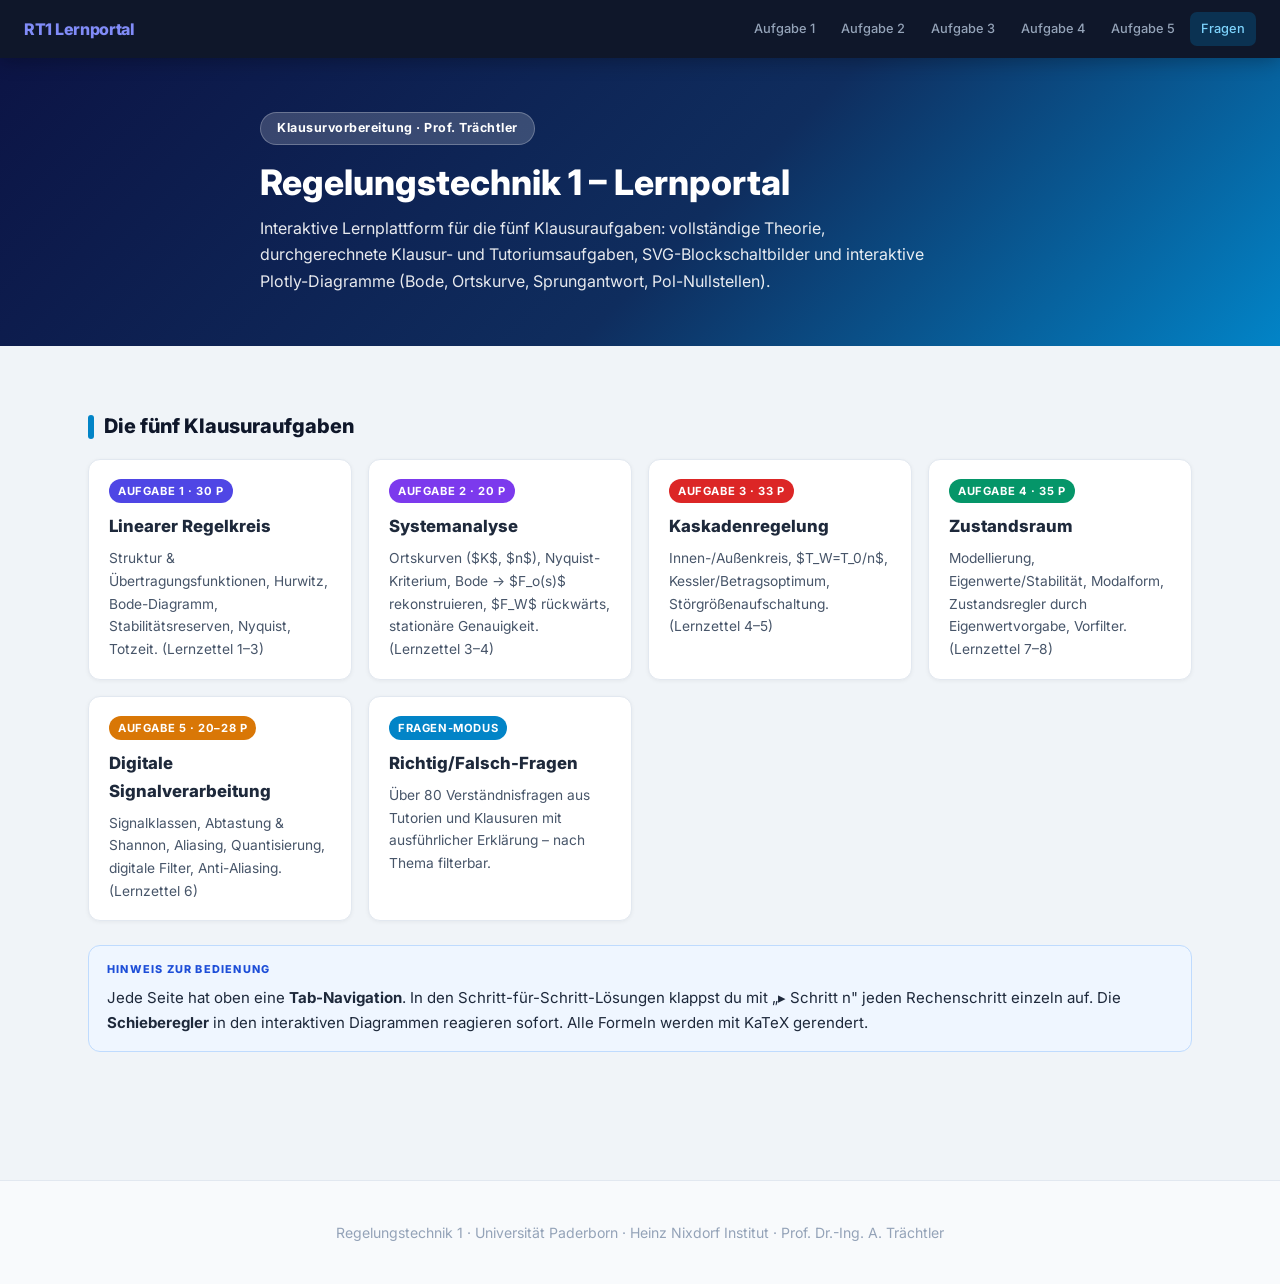
<file: Dashboard1/index.html>
<!DOCTYPE html>
<html lang="de">
<head>
  <meta charset="UTF-8">
  <meta name="viewport" content="width=device-width, initial-scale=1.0">
  <title>Regelungstechnik 1 – Lernportal | Uni Paderborn</title>
  <link rel="stylesheet" href="css/style.css">
  <link href="https://fonts.googleapis.com/css2?family=Inter:wght@400;500;600;700;800&family=JetBrains+Mono:wght@400;500&display=swap" rel="stylesheet">
</head>
<body>
<nav class="navbar">
  <a class="nav-brand" href="index.html">RT1 Lernportal</a>
  <div class="nav-links">
    <a href="aufgabe1.html">Aufgabe 1</a>
    <a href="aufgabe2.html">Aufgabe 2</a>
    <a href="aufgabe3.html">Aufgabe 3</a>
    <a href="aufgabe4.html">Aufgabe 4</a>
    <a href="aufgabe5.html">Aufgabe 5</a>
    <a href="fragen.html" class="nav-highlight">Fragen</a>
  </div>
</nav>

<div class="hero hero-af">
  <div class="hero-inner">
    <div class="hero-badge">Klausurvorbereitung · Prof. Trächtler</div>
    <h1>Regelungstechnik 1 – Lernportal</h1>
    <p>Interaktive Lernplattform für die fünf Klausuraufgaben: vollständige Theorie, durchgerechnete Klausur- und Tutoriumsaufgaben, SVG-Blockschaltbilder und interaktive Plotly-Diagramme (Bode, Ortskurve, Sprungantwort, Pol-Nullstellen).</p>
  </div>
</div>

<div class="content-wrap">
  <div class="h2" style="--accent:#0284c7;">Die fünf Klausuraufgaben</div>
  <div class="cards">
    <a class="card" href="aufgabe1.html" style="--accent:#4f46e5;">
      <span class="tag" style="background:#4f46e5;">Aufgabe 1 · 30 P</span>
      <h3>Linearer Regelkreis</h3>
      <p>Struktur &amp; Übertragungsfunktionen, Hurwitz, Bode-Diagramm, Stabilitätsreserven, Nyquist, Totzeit. (Lernzettel 1–3)</p>
    </a>
    <a class="card" href="aufgabe2.html" style="--accent:#7c3aed;">
      <span class="tag" style="background:#7c3aed;">Aufgabe 2 · 20 P</span>
      <h3>Systemanalyse</h3>
      <p>Ortskurven ($K$, $n$), Nyquist-Kriterium, Bode → $F_o(s)$ rekonstruieren, $F_W$ rückwärts, stationäre Genauigkeit. (Lernzettel 3–4)</p>
    </a>
    <a class="card" href="aufgabe3.html" style="--accent:#dc2626;">
      <span class="tag" style="background:#dc2626;">Aufgabe 3 · 33 P</span>
      <h3>Kaskadenregelung</h3>
      <p>Innen-/Außenkreis, $T_W=T_0/n$, Kessler/Betragsoptimum, Störgrößenaufschaltung. (Lernzettel 4–5)</p>
    </a>
    <a class="card" href="aufgabe4.html" style="--accent:#059669;">
      <span class="tag" style="background:#059669;">Aufgabe 4 · 35 P</span>
      <h3>Zustandsraum</h3>
      <p>Modellierung, Eigenwerte/Stabilität, Modalform, Zustandsregler durch Eigenwertvorgabe, Vorfilter. (Lernzettel 7–8)</p>
    </a>
    <a class="card" href="aufgabe5.html" style="--accent:#d97706;">
      <span class="tag" style="background:#d97706;">Aufgabe 5 · 20–28 P</span>
      <h3>Digitale Signalverarbeitung</h3>
      <p>Signalklassen, Abtastung &amp; Shannon, Aliasing, Quantisierung, digitale Filter, Anti-Aliasing. (Lernzettel 6)</p>
    </a>
    <a class="card" href="fragen.html" style="--accent:#0284c7;">
      <span class="tag" style="background:#0284c7;">Fragen-Modus</span>
      <h3>Richtig/Falsch-Fragen</h3>
      <p>Über 80 Verständnisfragen aus Tutorien und Klausuren mit ausführlicher Erklärung – nach Thema filterbar.</p>
    </a>
  </div>

  <div class="box info" style="--accent:#0284c7;margin-top:24px;">
    <span class="lbl">Hinweis zur Bedienung</span>
    Jede Seite hat oben eine <b>Tab-Navigation</b>. In den Schritt-für-Schritt-Lösungen klappst du mit „▸ Schritt n" jeden Rechenschritt einzeln auf. Die <b>Schieberegler</b> in den interaktiven Diagrammen reagieren sofort. Alle Formeln werden mit KaTeX gerendert.
  </div>
</div>

<div class="footer" style="--accent:#0284c7;">
  Regelungstechnik 1 · Universität Paderborn · Heinz Nixdorf Institut · Prof. Dr.-Ing. A. Trächtler
</div>
</body>
</html>
</file>
<file: Dashboard1/css/style.css>
/* =====================================================
   Regelungstechnik 1 – Lernportal  ·  Dashboard1
   Gemeinsames Stylesheet (neuer Stil)
   ===================================================== */
:root{
  --nav-h:58px;
  --a1:#4f46e5; --a2:#7c3aed; --a3:#dc2626; --a4:#059669; --a5:#d97706; --af:#0284c7;
  --accent:#4f46e5;          /* pro Seite überschrieben */
  --accent-d:#3730a3;
  --ink:#0f172a;
}
*,*::before,*::after{box-sizing:border-box;margin:0;padding:0;}
html{scroll-behavior:smooth;}
body{font-family:'Inter',-apple-system,BlinkMacSystemFont,'Segoe UI',sans-serif;background:#f0f4f8;color:#1e293b;line-height:1.65;font-size:15px;}

/* ── Navbar ── */
.navbar{position:fixed;top:0;left:0;right:0;z-index:200;background:#0f172a;display:flex;align-items:center;height:var(--nav-h);padding:0 24px;gap:6px;box-shadow:0 2px 20px rgba(0,0,0,.3);}
.nav-brand{font-weight:800;font-size:1rem;color:#818cf8;text-decoration:none;margin-right:auto;white-space:nowrap;letter-spacing:-.3px;}
.nav-links{display:flex;gap:4px;align-items:center;flex-wrap:wrap;}
.nav-links a{color:#94a3b8;text-decoration:none;font-size:.8rem;padding:6px 11px;border-radius:7px;transition:all .15s;white-space:nowrap;font-weight:500;}
.nav-links a:hover{color:#fff;background:rgba(255,255,255,.1);}
.nav-links a.active{color:#fff;background:rgba(255,255,255,.14);}
.nav-highlight{background:rgba(2,132,199,.25)!important;color:#7dd3fc!important;}
.nav-highlight:hover{background:rgba(2,132,199,.4)!important;}

/* ── Hero ── */
.hero{padding:54px 32px 42px;color:#fff;margin-top:var(--nav-h);}
.hero-inner{max-width:760px;margin:0 auto;}
.hero-badge{display:inline-block;background:rgba(255,255,255,.18);border:1px solid rgba(255,255,255,.25);border-radius:50px;padding:5px 16px;font-size:.78rem;font-weight:700;letter-spacing:.5px;margin-bottom:16px;}
.hero h1{font-size:2.2rem;font-weight:800;margin-bottom:12px;line-height:1.2;}
.hero p{font-size:1rem;opacity:.9;max-width:680px;}
.hero-a1{background:linear-gradient(135deg,#1e1b4b,#312e81 55%,#4f46e5);}
.hero-a2{background:linear-gradient(135deg,#1e0a3c,#3b1f6b 55%,#7c3aed);}
.hero-a3{background:linear-gradient(135deg,#3b0a0a,#7f1d1d 55%,#dc2626);}
.hero-a4{background:linear-gradient(135deg,#022c22,#065f46 55%,#059669);}
.hero-a5{background:linear-gradient(135deg,#2d1a01,#78350f 55%,#d97706);}
.hero-af{background:linear-gradient(135deg,#0c1445,#0f2d5e 55%,#0284c7);}

/* ── Tab-Navigation ── */
.tab-nav{display:flex;background:#fff;border-bottom:2px solid #e2e8f0;overflow-x:auto;position:sticky;top:var(--nav-h);z-index:100;box-shadow:0 2px 8px rgba(0,0,0,.06);}
.tab-btn{padding:14px 20px;border:none;background:none;cursor:pointer;font-size:.87rem;font-weight:500;color:#64748b;border-bottom:3px solid transparent;margin-bottom:-2px;white-space:nowrap;transition:all .15s;font-family:inherit;}
.tab-btn:hover{color:#334155;}
.tab-btn.active{color:var(--accent);border-bottom-color:var(--accent);font-weight:600;}
.tab-content{display:none;}
.tab-content.active{display:block;}

/* ── Seitenstruktur ── */
.content-wrap{max-width:1160px;margin:0 auto;padding:30px 28px 64px;}
.lead{font-size:1.02rem;color:#334155;margin-bottom:6px;}

/* ── Überschriften ── */
.h2{font-size:1.25rem;font-weight:800;color:var(--ink);margin:34px 0 14px;display:flex;align-items:center;gap:10px;}
.h2::before{content:'';width:6px;height:24px;border-radius:3px;background:var(--accent);}
.h3{font-size:1.02rem;font-weight:700;color:#1e293b;margin:22px 0 8px;}
p{margin-bottom:10px;}ul,ol{margin:8px 0 12px 22px;}li{margin-bottom:5px;}

/* ── Callout-Boxen ── */
.box{border-radius:12px;padding:15px 18px;margin:14px 0;font-size:.94rem;}
.box .lbl{font-size:.68rem;font-weight:800;letter-spacing:1.2px;text-transform:uppercase;margin-bottom:7px;display:block;}
.merk{background:#fffbeb;border:1px solid #fcd34d;}.merk .lbl{color:#b45309;}
.info{background:#eff6ff;border:1px solid #bfdbfe;}.info .lbl{color:#1d4ed8;}
.warn{background:#fef2f2;border:1px solid #fecaca;}.warn .lbl{color:#b91c1c;}
.def{background:#f5f3ff;border:1px solid #ddd6fe;}.def .lbl{color:#6d28d9;}
.result{background:#ecfdf5;border:1px solid #6ee7b7;border-left:5px solid #059669;border-radius:0 10px 10px 0;}.result .lbl{color:#047857;}

/* ── Formel / Gleichung ── */
.eq{background:#f8fafc;border:1px solid #e2e8f0;border-radius:10px;padding:6px 14px;margin:12px 0;overflow-x:auto;}

/* ── Frage→Antwort (Theorie) ── */
.qa{border-left:3px solid var(--accent);background:#fbfcff;border-radius:0 8px 8px 0;padding:10px 14px;margin:10px 0;}
.qa .q{font-weight:700;color:var(--accent-d);}
.qa .a{margin-top:3px;color:#334155;font-size:.93rem;}

/* ── Tabellen ── */
.tbl{width:100%;border-collapse:collapse;margin:14px 0;font-size:.88rem;}
.tbl th,.tbl td{border:1px solid #e2e8f0;padding:9px 12px;text-align:left;vertical-align:top;}
.tbl th{background:#eef2ff;font-weight:700;color:var(--accent-d);}
.tbl td.m,.tbl th.m{font-family:'JetBrains Mono',monospace;}
.tbl tr:nth-child(even) td{background:#fafbff;}

/* ── SVG-Figur ── */
.fig{background:#fff;border:1px solid #e2e8f0;border-radius:12px;padding:18px;margin:16px 0;text-align:center;box-shadow:0 1px 3px rgba(0,0,0,.04);}
.fig svg{max-width:100%;height:auto;}
.fig .cap{font-size:.8rem;color:#64748b;margin-top:10px;font-style:italic;}

/* ── Klausur-/Aufgaben-Karte ── */
.exam{border:1px solid #c7d2fe;border-radius:16px;overflow:hidden;margin:24px 0;box-shadow:0 6px 22px rgba(15,23,42,.08);}
.exam-h{background:linear-gradient(135deg,var(--accent-d),var(--accent));color:#fff;padding:16px 22px;}
.exam-h .t{font-weight:800;font-size:1.08rem;line-height:1.3;}
.exam-h .badges{display:flex;gap:8px;margin-top:9px;flex-wrap:wrap;}
.exam-h .b{background:rgba(255,255,255,.16);border:1px solid rgba(255,255,255,.28);padding:3px 11px;border-radius:30px;font-size:.72rem;font-weight:600;}
.exam-b{padding:20px 22px;}
.aufg{background:#eef2ff;border-left:4px solid var(--accent);border-radius:0 8px 8px 0;padding:13px 16px;margin:4px 0 16px;font-size:.93rem;}
.givens{display:grid;grid-template-columns:repeat(auto-fill,minmax(160px,1fr));gap:10px;margin:14px 0;}
.givens div{background:#f8fafc;border:1px solid #e2e8f0;border-radius:8px;padding:9px 12px;font-size:.85rem;}
.subt{font-weight:700;color:var(--accent-d);margin:20px 0 4px;font-size:.96rem;padding:6px 12px;background:#f1f5ff;border-radius:8px;}

/* ── Schritt-für-Schritt-Löser (aufklappbar) ── */
.solver{border:1px solid #e5e9f2;border-radius:12px;overflow:hidden;margin:12px 0;}
details.sd{border-top:1px solid #eef2f7;background:#fff;}
details.sd:first-child{border-top:none;}
details.sd>summary{list-style:none;cursor:pointer;padding:12px 16px;display:flex;gap:11px;align-items:center;font-weight:600;color:var(--accent-d);background:#f7f8ff;transition:background .15s;user-select:none;}
details.sd>summary:hover{background:#eef1ff;}
details.sd>summary::-webkit-details-marker{display:none;}
details.sd>summary .ar{color:var(--accent);font-size:.9rem;transition:transform .2s;}
details.sd[open]>summary .ar{transform:rotate(90deg);}
details.sd>summary .sn{background:var(--accent);color:#fff;border-radius:7px;padding:2px 10px;font-size:.74rem;font-weight:700;white-space:nowrap;}
.sc{padding:6px 18px 16px 18px;font-size:.93rem;color:#334155;}

/* ── Interaktives Panel ── */
.lab{background:linear-gradient(135deg,#fafbff,#f1f5ff);border:1px solid #dbe1f3;border-radius:14px;padding:18px;margin:18px 0;}
.lab .labtitle{font-weight:800;color:var(--accent-d);font-size:.98rem;margin-bottom:4px;display:flex;align-items:center;gap:8px;}
.lab .labtitle::before{content:'🎛';}
.ctrls{display:flex;flex-wrap:wrap;gap:16px;margin:14px 0;align-items:flex-end;}
.cg{display:flex;flex-direction:column;gap:5px;min-width:150px;flex:1;}
.cg label{font-size:.78rem;font-weight:600;color:#475569;}
.cg input[type=range]{width:100%;accent-color:var(--accent);cursor:pointer;}
.cg select{width:100%;padding:7px 10px;border:1.5px solid #e2e8f0;border-radius:7px;font-size:.85rem;background:#fff;color:#334155;font-family:inherit;}
.cg .val{font-size:.85rem;font-weight:700;color:var(--accent);font-family:'JetBrains Mono',monospace;text-align:right;}
.chk{display:flex;gap:16px;flex-wrap:wrap;align-items:center;}
.chk label{display:flex;align-items:center;gap:6px;font-size:.85rem;font-weight:600;color:#334155;cursor:pointer;}
.chk input{width:16px;height:16px;accent-color:var(--accent);cursor:pointer;}
.pills{display:flex;gap:10px;flex-wrap:wrap;margin:12px 0;}
.pills .p{background:#fff;border:1px solid #dbe1f3;border-radius:8px;padding:8px 14px;font-size:.86rem;}
.pills .p b{color:var(--accent);font-family:'JetBrains Mono',monospace;}
.verdict{border-radius:9px;padding:11px 16px;margin:8px 0;font-size:.9rem;font-weight:600;}
.plot{width:100%;height:470px;margin:6px 0;}
.plot.tall{height:560px;}
.leg{display:flex;gap:16px;flex-wrap:wrap;font-size:.8rem;color:#475569;margin:6px 0;}
.leg span{display:flex;align-items:center;gap:6px;}.leg i{width:22px;border-top:3px solid;display:inline-block;}

/* ── Bildliche Anleitung (nummerierte Schritte) ── */
.anl{counter-reset:as;margin:14px 0;}
.anl .s{display:flex;gap:13px;align-items:flex-start;padding:11px 0;border-bottom:1px dashed #e2e8f0;}
.anl .s:last-child{border-bottom:none;}
.anl .s::before{counter-increment:as;content:counter(as);background:var(--accent);color:#fff;min-width:25px;height:25px;border-radius:50%;display:flex;align-items:center;justify-content:center;font-weight:700;font-size:.8rem;flex-shrink:0;}

/* ── Karten-Grid / Layout ── */
.two{display:grid;grid-template-columns:1fr 1fr;gap:16px;}
.cards{display:grid;grid-template-columns:repeat(auto-fill,minmax(250px,1fr));gap:16px;margin:16px 0;}
.card{background:#fff;border:1px solid #e2e8f0;border-radius:12px;padding:18px 20px;box-shadow:0 1px 4px rgba(0,0,0,.05);transition:transform .15s,box-shadow .15s;text-decoration:none;color:inherit;display:block;}
.card:hover{transform:translateY(-3px);box-shadow:0 8px 24px rgba(15,23,42,.1);}
.card h3{font-size:1.05rem;font-weight:800;margin-bottom:6px;}
.card p{font-size:.86rem;color:#475569;margin-bottom:0;}
.card .tag{display:inline-block;font-size:.7rem;font-weight:700;letter-spacing:.6px;text-transform:uppercase;padding:3px 9px;border-radius:20px;margin-bottom:10px;color:#fff;}

/* ── Footer ── */
.footer{text-align:center;padding:40px 32px;background:#f8fafc;border-top:1px solid #e2e8f0;margin-top:50px;color:#94a3b8;font-size:.88rem;}
.footer a{color:var(--accent);text-decoration:none;}

@media(max-width:760px){.two,.cards{grid-template-columns:1fr;}.hero h1{font-size:1.6rem;}.content-wrap{padding:24px 18px 48px;}}
</file>
